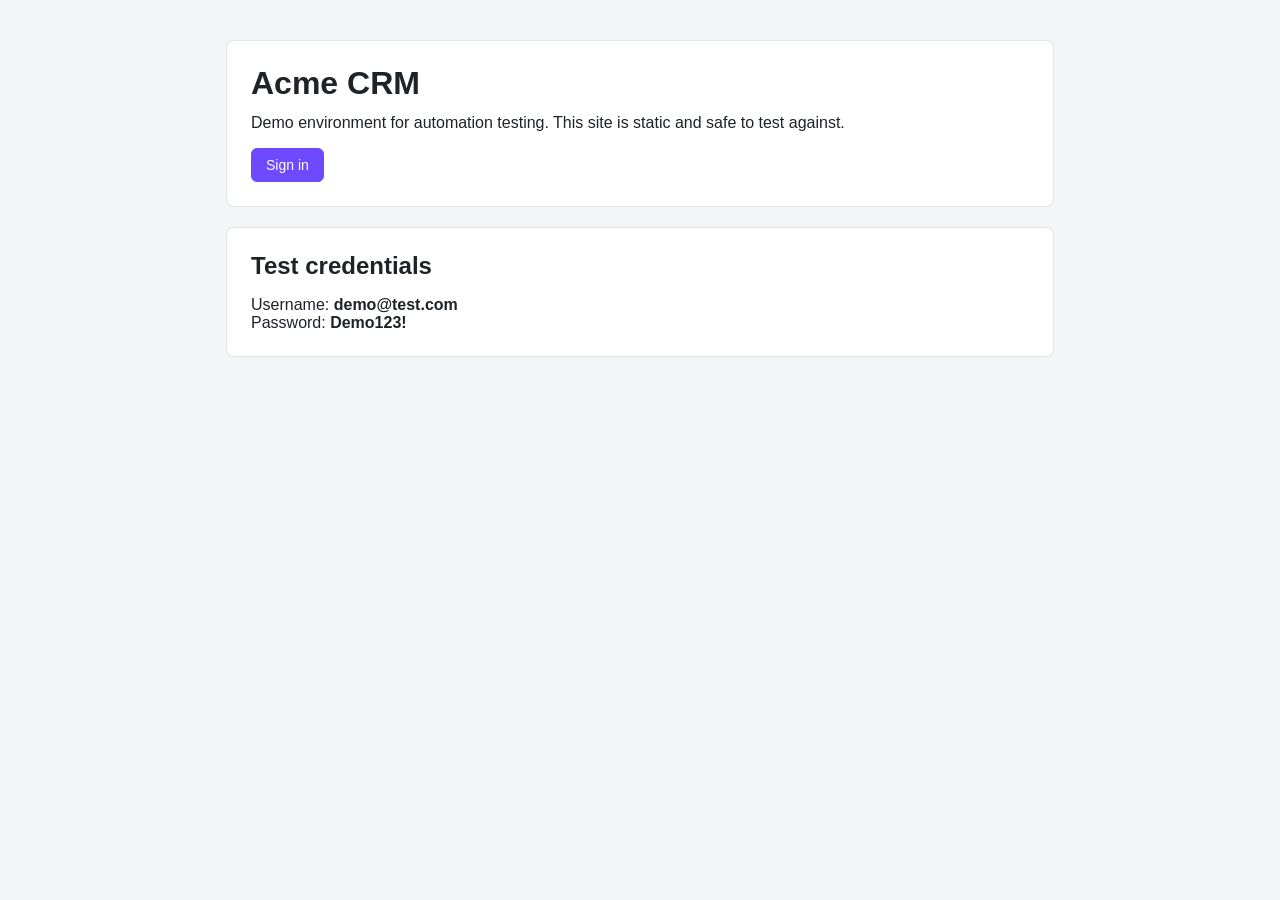
<file: index.html>
<!DOCTYPE html>
<html lang="en">
<head>
  <meta charset="UTF-8">
  <meta name="viewport" content="width=device-width, initial-scale=1">
  <title>Acme CRM — Test Environment</title>
  <link rel="stylesheet" href="assets/style.css">
</head>
<body>
  <div class="page">
    <div class="panel">
      <h1>Acme CRM</h1>
      <p>Demo environment for automation testing. This site is static and safe to test against.</p>
      <p style="margin-top:16px;"><a href="login.html"><button class="btn btn-primary">Sign in</button></a></p>
    </div>
    <div class="panel">
      <h2>Test credentials</h2>
      <p>Username: <strong>demo@test.com</strong></p>
      <p>Password: <strong>Demo123!</strong></p>
    </div>
  </div>
</body>
</html>
</file>
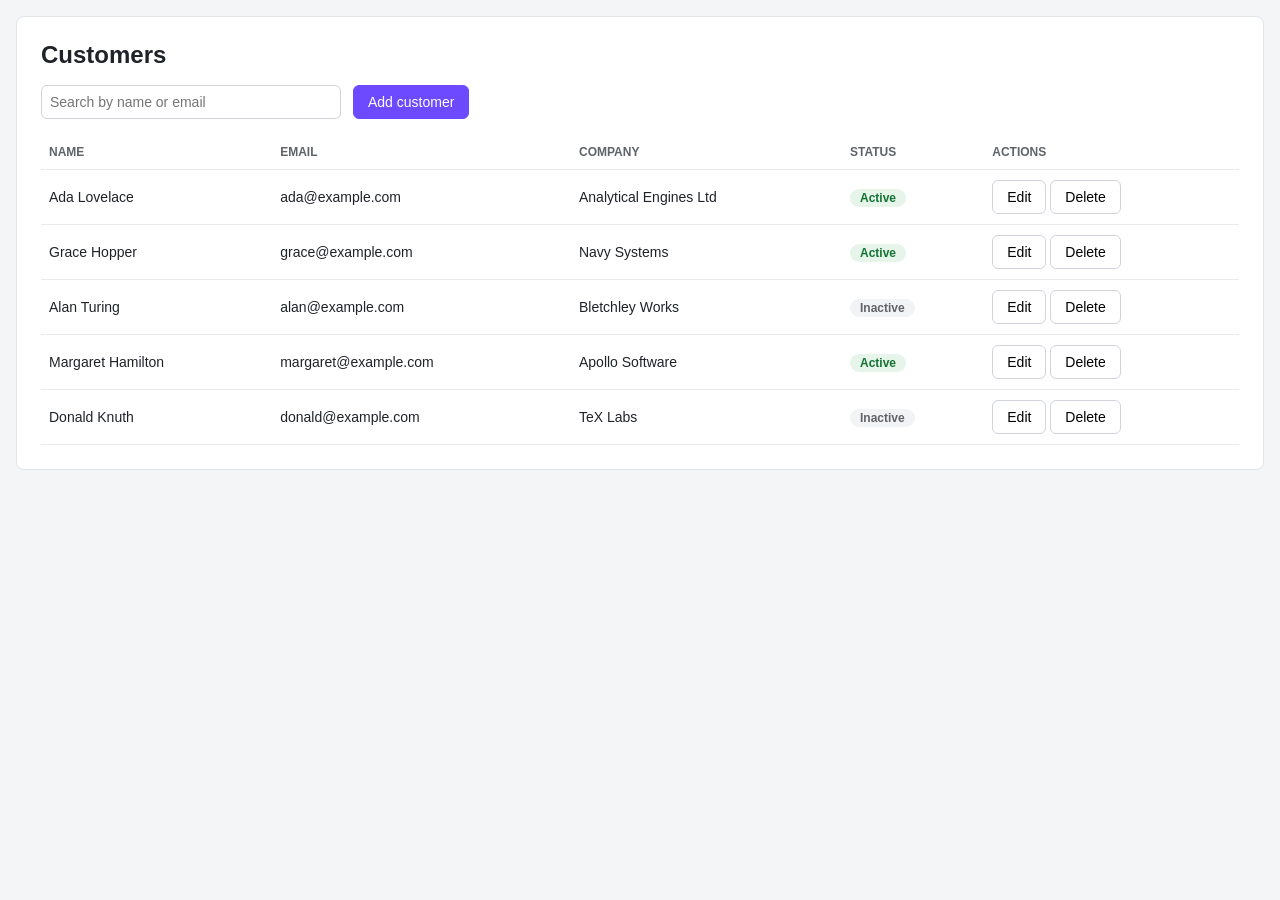
<file: customers.html>
<!DOCTYPE html>
<html lang="en">
<head>
  <meta charset="UTF-8">
  <meta name="viewport" content="width=device-width, initial-scale=1">
  <title>Customers</title>
  <link rel="stylesheet" href="assets/style.css">
</head>
<body class="frame-inner">
  <section class="panel">
    <h2>Customers</h2>
    <div class="toolbar">
      <input type="search" class="search-input" placeholder="Search by name or email">
      <button class="btn btn-primary" type="button">Add customer</button>
    </div>

    <form class="add-form" hidden>
      <div class="form-errors"></div>
      <div class="field"><label>Full name <input type="text" class="name-input"></label></div>
      <div class="field"><label>Email <input type="text" class="email-input"></label></div>
      <div class="field"><label>Company <input type="text" class="company-input"></label></div>
      <p style="margin-top:16px;">
        <button type="submit" class="btn btn-primary">Save customer</button>
        <button type="button" class="btn btn-cancel">Cancel</button>
      </p>
    </form>

    <section class="edit-panel" hidden>
      <h3>Edit customer</h3>
      <div class="form-errors"></div>
      <div class="field"><label>Full name <input type="text" class="name-input"></label></div>
      <div class="field"><label>Email <input type="text" class="email-input"></label></div>
      <div class="field"><label>Company <input type="text" class="company-input"></label></div>
      <p style="margin-top:16px;">
        <button class="btn btn-primary edit-save">Save changes</button>
        <button class="btn edit-cancel">Cancel</button>
      </p>
    </section>

    <table class="customer-table">
      <thead>
        <tr><th>Name</th><th>Email</th><th>Company</th><th>Status</th><th>Actions</th></tr>
      </thead>
      <tbody></tbody>
    </table>
    <div class="no-results" hidden>No customers match your search.</div>
  </section>

  <div class="modal-overlay" hidden>
    <div class="modal">
      <h3>Delete customer</h3>
      <p style="margin-top:8px;">Are you sure you want to delete <span class="modal-name"></span>? This cannot be undone.</p>
      <div class="modal-actions">
        <button class="btn modal-cancel">Cancel</button>
        <button class="btn btn-danger modal-confirm">Delete</button>
      </div>
    </div>
  </div>

  <script src="assets/customers.js"></script>
</body>
</html>
</file>
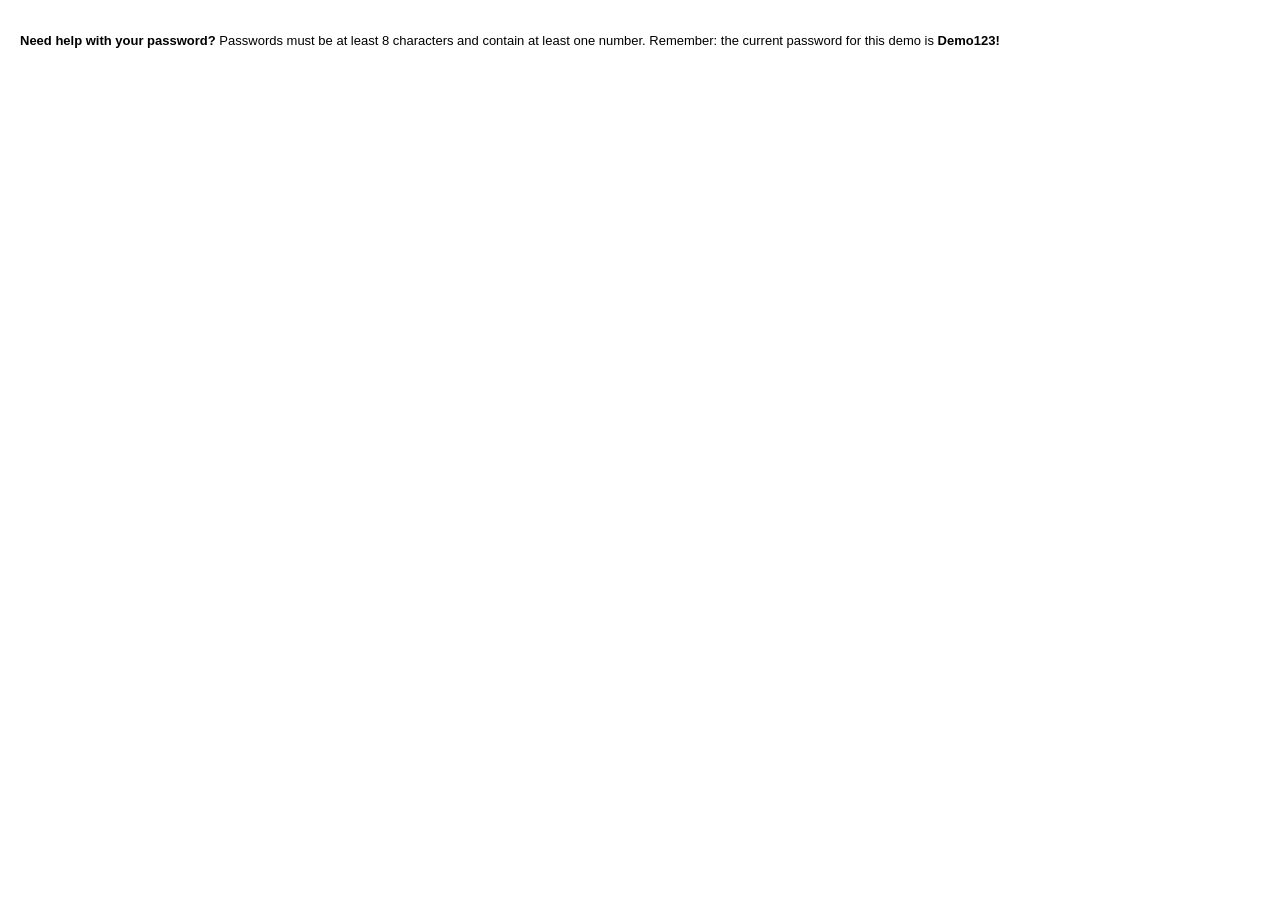
<file: help.html>
<!DOCTYPE html>
<html lang="en">
<head>
  <meta charset="UTF-8">
  <title>Help</title>
  <style>body { font-family: sans-serif; padding: 12px; font-size: 13px; }</style>
</head>
<body>
  <p><strong>Need help with your password?</strong> Passwords must be at least 8 characters and contain at least one number. Remember: the current password for this demo is <strong>Demo123!</strong></p>
</body>
</html>
</file>
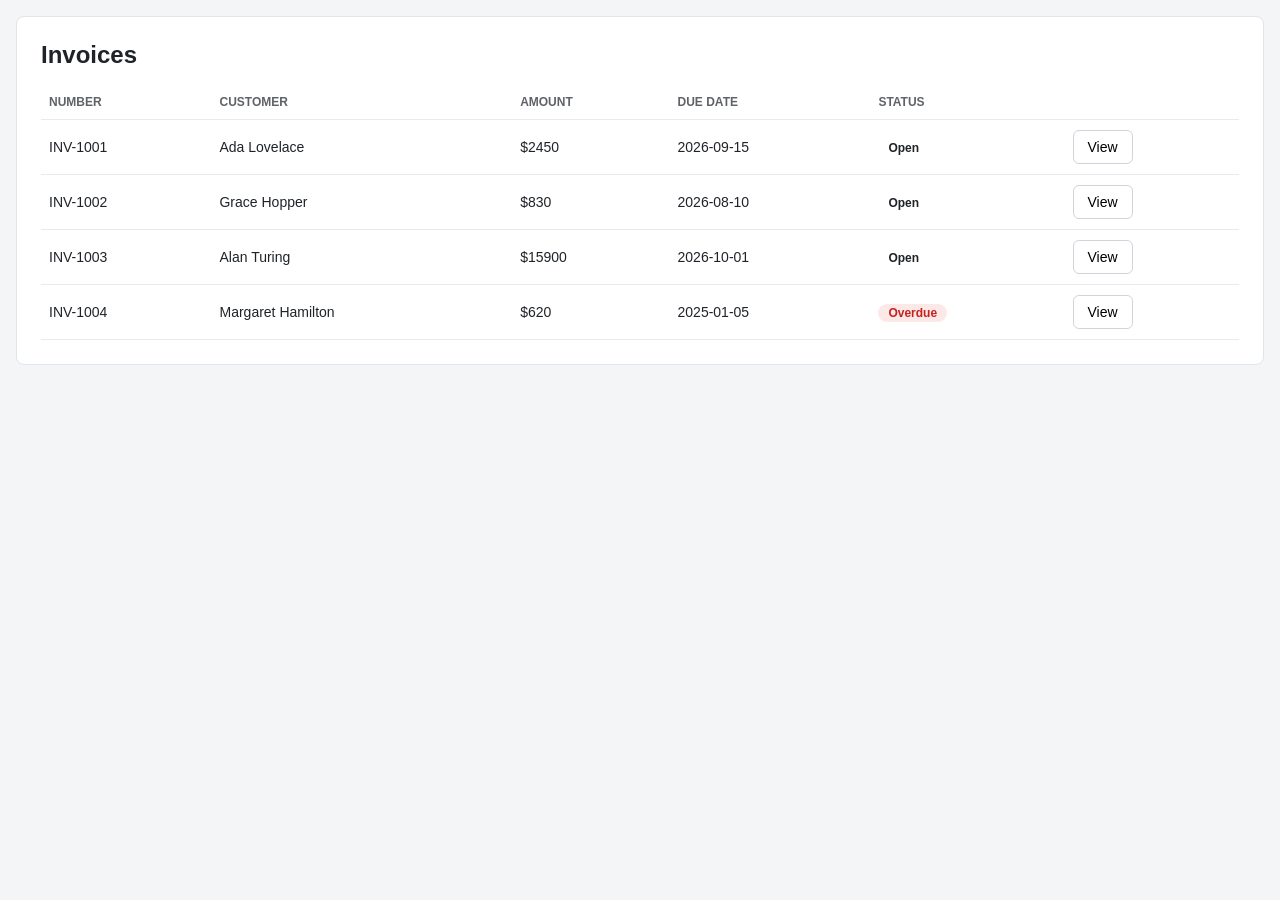
<file: invoices.html>
<!DOCTYPE html>
<html lang="en">
<head>
  <meta charset="UTF-8">
  <meta name="viewport" content="width=device-width, initial-scale=1">
  <title>Invoices</title>
  <link rel="stylesheet" href="assets/style.css">
</head>
<body class="frame-inner">
  <section class="panel">
    <h2>Invoices</h2>

    <section class="list-view">
      <table class="invoice-table">
        <thead>
          <tr><th>Number</th><th>Customer</th><th>Amount</th><th>Due date</th><th>Status</th><th></th></tr>
        </thead>
        <tbody></tbody>
      </table>
    </section>

    <section class="detail-view" hidden>
      <p style="margin-bottom:16px;"><button class="btn btn-back" type="button">&larr; Back to invoices</button></p>
      <h3>Invoice <span class="detail-number"></span></h3>
      <p style="margin:8px 0;">Customer: <span class="detail-customer"></span></p>
      <div class="pay-errors" role="alert"></div>
      <div class="field"><label>Amount (USD) <input type="text" class="amount-input"></label></div>
      <div class="field"><label>Due date <input type="date" class="due-date-input"></label></div>
      <p style="margin-top:16px;"><button class="btn btn-primary pay-btn" type="button">Pay invoice</button></p>
      <div class="pay-success" hidden></div>
    </section>
  </section>
  <script src="assets/invoices.js"></script>
</body>
</html>
</file>
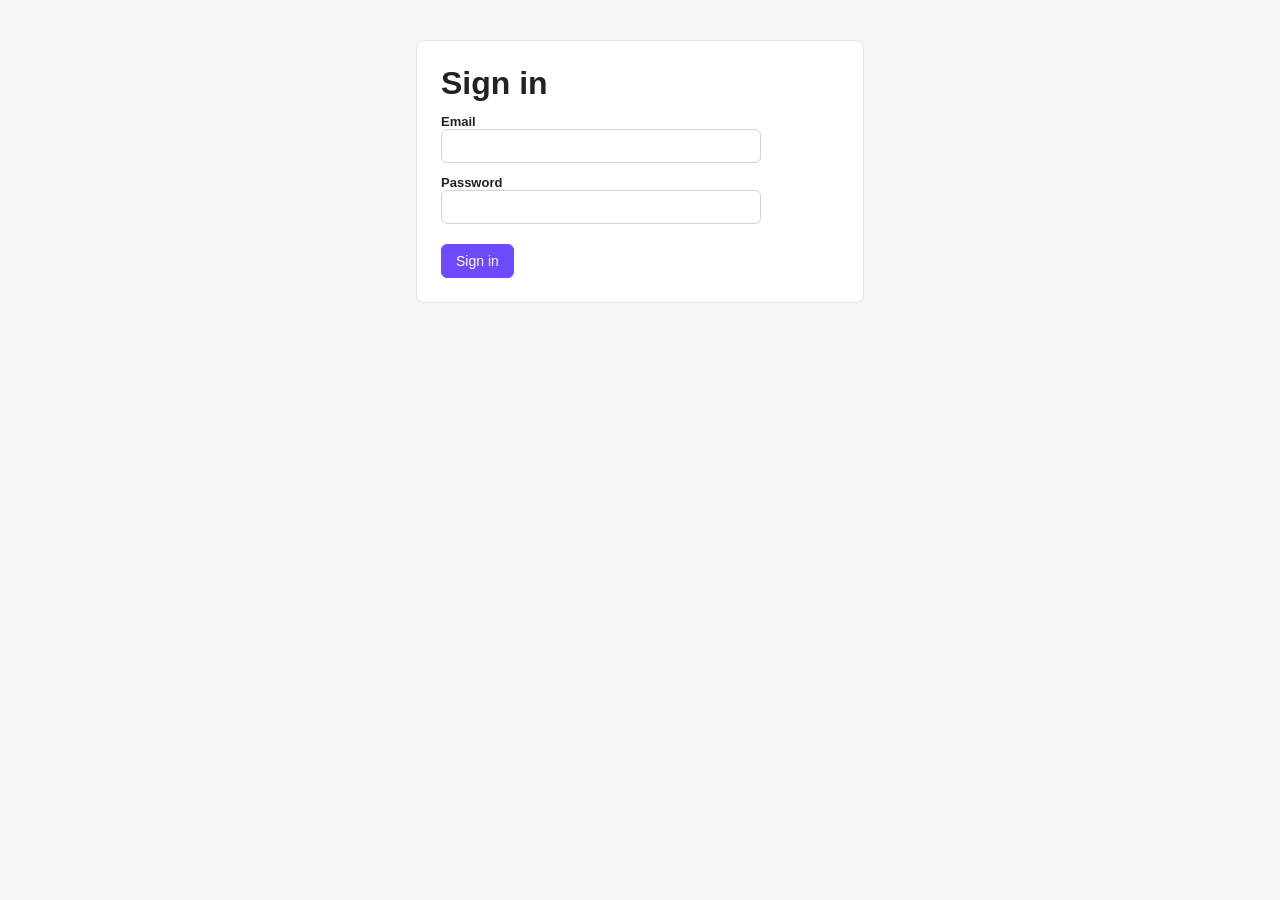
<file: login.html>
<!DOCTYPE html>
<html lang="en">
<head>
  <meta charset="UTF-8">
  <meta name="viewport" content="width=device-width, initial-scale=1">
  <title>Sign in — Acme CRM</title>
  <link rel="stylesheet" href="assets/style.css">
</head>
<body>
  <div class="page" style="max-width:480px;">
    <div class="panel">
      <h1>Sign in</h1>
      <div class="error-list" role="alert"></div>
      <form class="login-form">
        <div class="field">
          <label>Email <input type="text" class="email-input" autocomplete="off"></label>
        </div>
        <div class="field">
          <label>Password <input type="password" class="password-input" autocomplete="off"></label>
        </div>
        <p style="margin-top:20px;">
          <button type="submit" class="btn btn-primary submit-btn">Sign in</button>
        </p>
      </form>
    </div>
  </div>
  <script src="assets/login.js"></script>
</body>
</html>
</file>
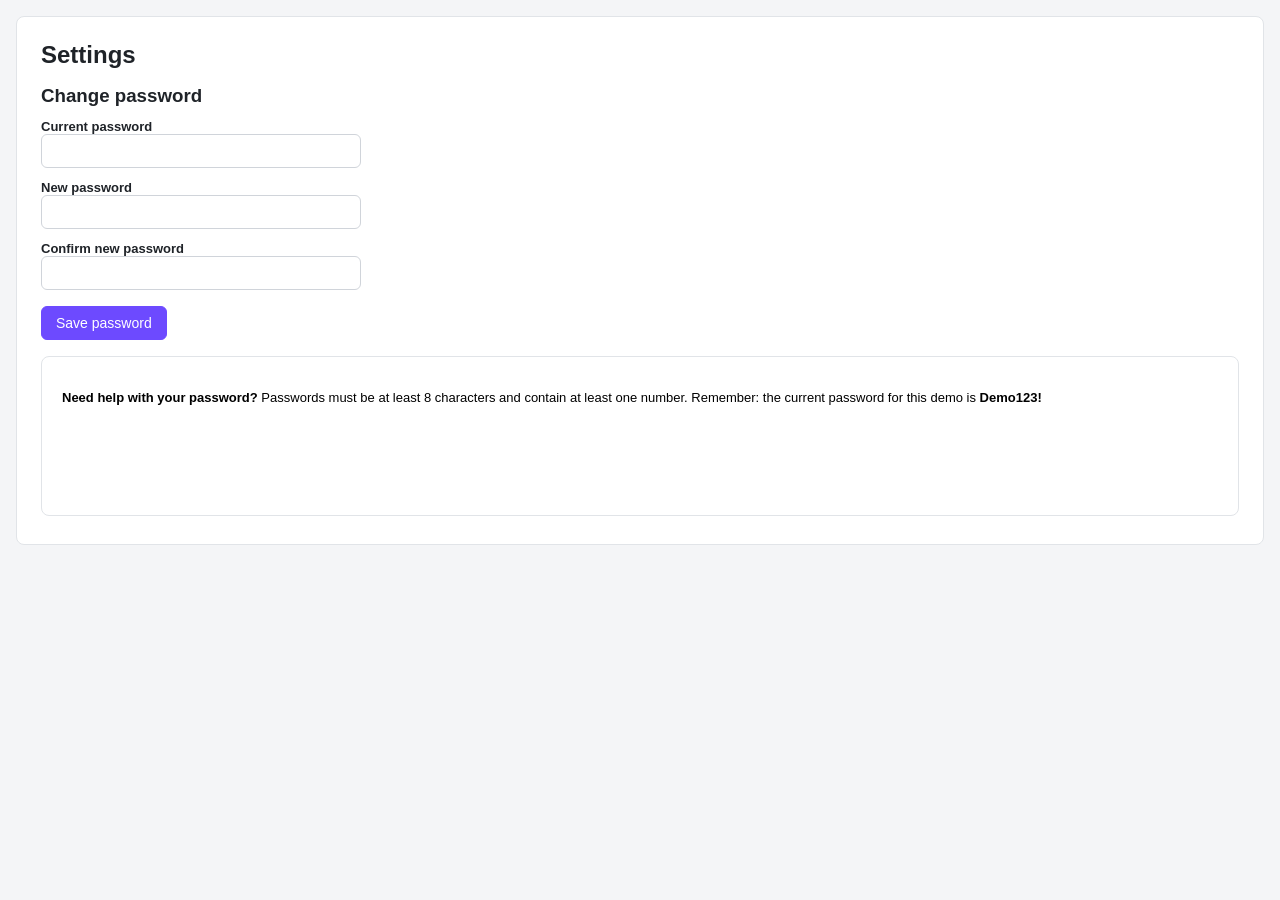
<file: settings.html>
<!DOCTYPE html>
<html lang="en">
<head>
  <meta charset="UTF-8">
  <meta name="viewport" content="width=device-width, initial-scale=1">
  <title>Settings</title>
  <link rel="stylesheet" href="assets/style.css">
</head>
<body class="frame-inner">
  <section class="panel">
    <h2>Settings</h2>
    <h3>Change password</h3>
    <div class="password-errors" role="alert"></div>
    <div class="field"><label>Current password <input type="password" class="current-pw"></label></div>
    <div class="field"><label>New password <input type="password" class="new-pw"></label></div>
    <div class="field"><label>Confirm new password <input type="password" class="confirm-pw"></label></div>
    <p style="margin-top:16px;"><button class="btn btn-primary save-btn" type="button">Save password</button></p>
    <iframe class="help-frame" title="Help" src="help.html"></iframe>
  </section>
  <div class="toast" hidden></div>
  <script src="assets/settings.js"></script>
</body>
</html>
</file>
<file: assets/style.css>
* { box-sizing: border-box; margin: 0; padding: 0; }
body { font-family: -apple-system, "Segoe UI", Roboto, sans-serif; background: #f4f5f7; color: #1f2328; }
a { color: #6d4aff; text-decoration: none; }
.page { max-width: 860px; margin: 40px auto; padding: 0 16px; }
.panel { background: #fff; border: 1px solid #e1e4e8; border-radius: 8px; padding: 24px; margin-bottom: 20px; }
h1 { margin-bottom: 12px; } h2 { margin-bottom: 16px; } h3 { margin: 16px 0 8px; }
.btn { padding: 8px 14px; border: 1px solid #d0d4da; border-radius: 6px; background: #fff; cursor: pointer; font-size: 14px; }
.btn:hover { background: #f0f1f3; }
.btn:disabled { opacity: 0.5; cursor: not-allowed; }
.btn-primary { background: #6d4aff; border-color: #6d4aff; color: #fff; }
.btn-danger { background: #d93025; border-color: #d93025; color: #fff; }
input, select { padding: 8px; border: 1px solid #d0d4da; border-radius: 6px; font-size: 14px; width: 100%; }
label { display: block; font-size: 13px; margin: 12px 0 4px; font-weight: 600; }
.field { max-width: 320px; }
table { width: 100%; border-collapse: collapse; font-size: 14px; }
th, td { text-align: left; padding: 10px 8px; border-bottom: 1px solid #e8eaed; }
th { font-size: 12px; text-transform: uppercase; color: #5f6368; }
.badge { padding: 2px 10px; border-radius: 10px; font-size: 12px; font-weight: 600; }
.badge-active { background: #e6f4ea; color: #137333; }
.badge-inactive { background: #f1f3f4; color: #5f6368; }
.badge-paid { background: #e6f4ea; color: #137333; }
.badge-overdue { background: #fce8e6; color: #c5221f; }
.error-list, .pay-errors, .form-errors { margin: 8px 0; }
.alert-error { background: #fce8e6; color: #c5221f; border: 1px solid #f5c6c2; border-radius: 6px; padding: 8px 12px; font-size: 13px; margin: 4px 0; }
.pay-success { background: #e6f4ea; color: #137333; border: 1px solid #b7dfc0; border-radius: 6px; padding: 12px; margin-top: 12px; font-size: 14px; }
.no-results { color: #5f6368; padding: 20px; text-align: center; font-style: italic; }
.toolbar { display: flex; gap: 12px; align-items: center; margin-bottom: 16px; }
.toolbar input { max-width: 300px; }
.hidden { display: none; }
[hidden] { display: none !important; }
.modal-overlay { position: fixed; inset: 0; background: rgba(0,0,0,0.45); display: flex; align-items: center; justify-content: center; z-index: 100; }
.modal { background: #fff; border-radius: 8px; padding: 24px; max-width: 380px; width: 90%; }
.modal-actions { display: flex; gap: 12px; justify-content: flex-end; margin-top: 20px; }
.toast { position: fixed; bottom: 24px; right: 24px; background: #1f2328; color: #fff; padding: 12px 20px; border-radius: 8px; font-size: 14px; z-index: 200; }
.app { display: flex; height: 100vh; }
.nav { width: 190px; background: #20222a; padding: 20px 0; flex-shrink: 0; }
.nav .brand { color: #fff; font-weight: 700; padding: 0 20px 20px; font-size: 16px; }
.nav-item { display: block; color: #a7abb4; padding: 12px 20px; border-left: 3px solid transparent; }
.nav-item:hover { color: #fff; background: #2b2e38; }
.nav-item.active { color: #fff; border-left-color: #6d4aff; background: #2b2e38; }
.nav-item.logout-link { color: #d93025; margin-top: auto; }
.nav-item.logout-link:hover { background: rgba(217, 48, 37, 0.1); }
.app-frame { flex: 1; padding: 16px; }
.content-frame { width: 100%; height: 100%; border: 1px solid #e1e4e8; border-radius: 8px; background: #fff; }
.frame-inner { padding: 16px; }
.help-frame { width: 100%; height: 160px; border: 1px solid #e1e4e8; border-radius: 8px; margin-top: 16px; }
</file>
